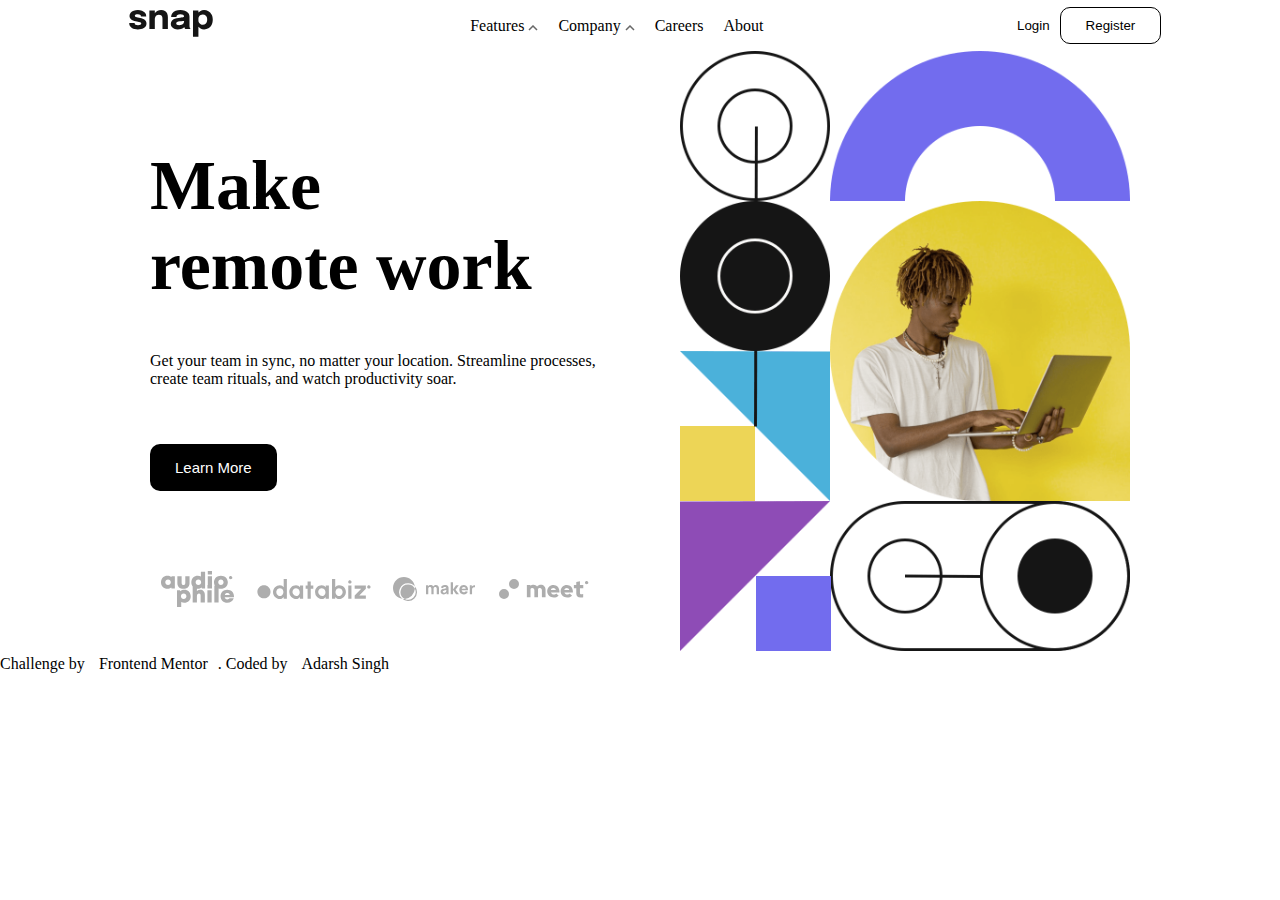
<file: index.html>
<!DOCTYPE html>
<html lang="en">
<head>
  <meta charset="UTF-8">
  <meta name="viewport" content="width=device-width, initial-scale=1.0"> <!-- displays site properly based on user's device -->

  <link rel="icon" type="image/png" sizes="32x32" href="./images/favicon-32x32.png">
  
  <title>Frontend Mentor | Intro section with dropdown navigation</title>
<link rel="stylesheet" href="./style.css">
</head>
<body>
<nav>
  <a href="/" class="brand">
    <img src="/images/logo.svg" alt="Logo">
  </a>
  <a href="#" class="ham">
    <img src="./images/icon-menu.svg" alt="Open Menu">
  </a>

  <div class="nav-ul">
    <div class="dropdown">
      <a class="dropbtn">
        Features <img src="./images/icon-arrow-up.svg" alt="Arrow Up">
      </a>
      <div class="dropdown-content">
        <a href="#"><img src="./images/icon-todo.svg" alt="" /> TodoList </a>
        <a href="#"><img src="./images/icon-calendar.svg" alt="" /> Calender </a>
        <a href="#"><img src="./images/icon-reminders.svg" alt="" /> reminders </a>
        <a href="#"><img src="./images/icon-planning.svg" alt="" /> Planing </a>
      </div>
    </div>

    <div class="dropdown">
      <a class="dropbtn">
        Company <img src="./images/icon-arrow-up.svg" alt="Arrow Up">
      </a>
      <div class="dropdown-content">
        <a href="#">History</a>
        <a href="#">Our Team</a>
        <a href="#">Blog</a>
      </div>
    </div>
    <a href="#">Careers</a>
    <a href="#">About</a>
  </div>
  

  <div class="nav-btns">
    <button>Login</button>
    <button>Register</button>
  </div>

  </div>
</nav>

<div class="overlay">
  <div class="mobile-nav">
    <img src="./images/icon-close-menu.svg" id="close-Menu">
    <div class="mobile-nav-con">
      <div class="dropdown">
        <div class="dropbtn">
          Features <img src="./images/icon-arrow-up.svg" alt="Arrow Up">
        </div>
        <div class="dropdown-content">
          <a href="#"><img src="./images/icon-todo.svg" alt="" /> TodoList </a>
          <a href="#"><img src="./images/icon-calendar.svg" alt="" /> Calender </a>
          <a href="#"><img src="./images/icon-reminders.svg" alt="" /> reminders </a>
          <a href="#"><img src="./images/icon-planning.svg" alt="" /> Planing </a>
        </div>
      </div>
      <div class="dropdown">
        <div class="dropbtn">
          Company <img src="./images/icon-arrow-up.svg" alt="Arrow Up">
        </div>
        <div class="dropdown-content">
          <a href="#">History</a>
          <a href="#">Our Team</a>
          <a href="#">Blog</a>
        </div>
      </div>
    <a href="#">Careers</a>
    <a href="#">About</a>
    </div>

  </div>
</div>
<div class="hero">
  <div class="hero-text">
    <h1>Make <br /> remote work</h1>
    <p>
      
  Get your team in sync, no matter your location. Streamline processes, 
  create team rituals, and watch productivity soar.
    </p>
    <button>Learn More</button>
    <div class="logos">
      <img src="./images/client-audiophile.svg" alt="">
      <img src="./images/client-databiz.svg" alt="">
      <img src="./images/client-maker.svg" alt="">
      <img src="./images/client-meet.svg" alt="">
    </div>
  </div>
  <div class="img-container">
    <img src="./images/image-hero-desktop.png" id="hero-img">
  </div>
</div>
<script>
  const ham = document.querySelector('.ham')
 
  ham.addEventListener('click', e=>{
    document.querySelector('.mobile-nav').classList.add('show')
    document.querySelector('.overlay').style.display = 'block'
    document.querySelector('body').classList.add('lock')
  })
    document.querySelector('#close-Menu').addEventListener('click', e =>{
    document.querySelector('.mobile-nav').classList.remove('show')
    document.querySelector('.overlay').style.display = 'none'
    document.querySelector('body').classList.remove('lock')
  })
</script>
  
  <div class="attribution">
    Challenge by <a href="https://www.frontendmentor.io?ref=challenge" target="_blank">Frontend Mentor</a>. 
    Coded by <a href="#">Adarsh Singh</a>
  </div>
</body>
</html>
</file>
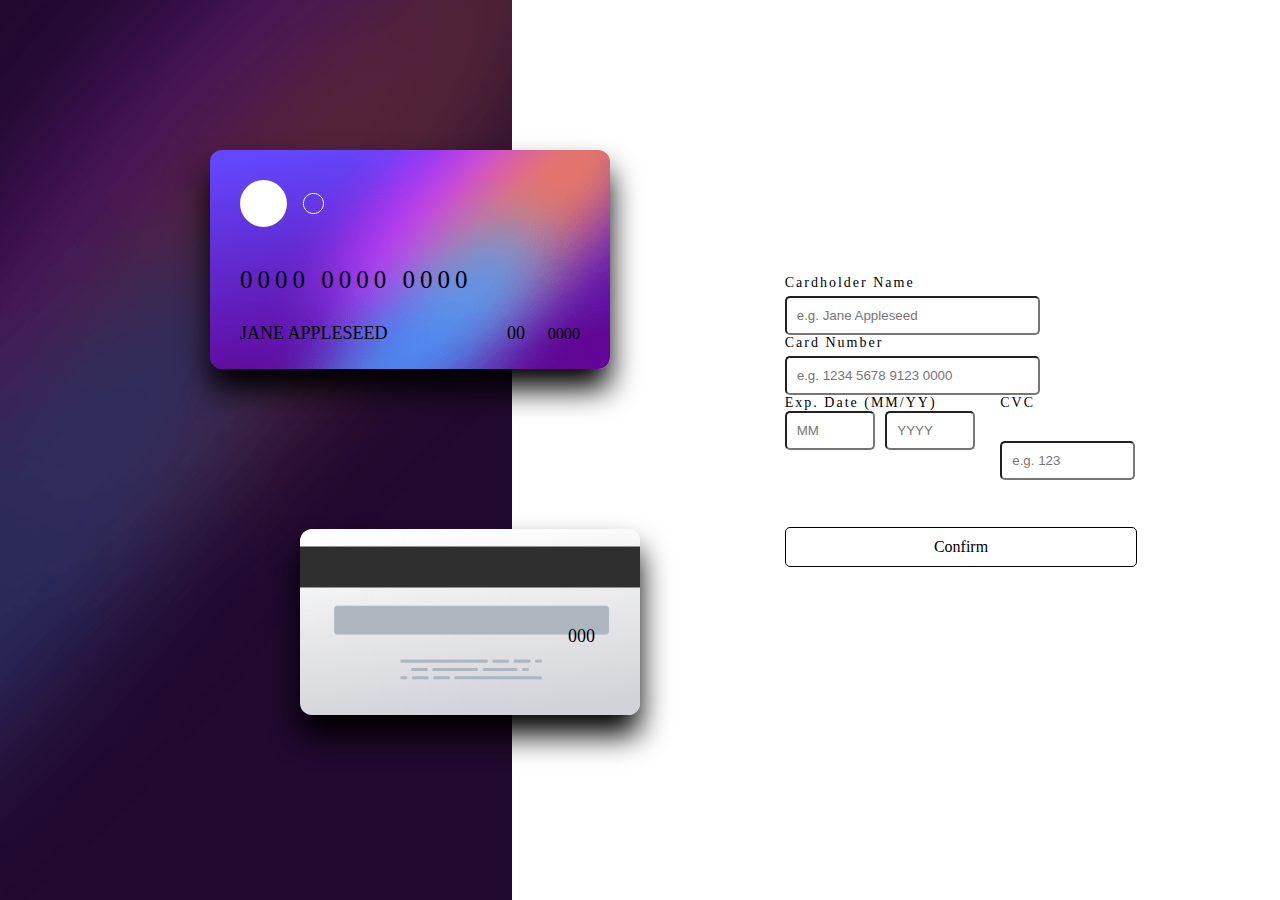
<file: interactive-card-details-form-main/index.html>
<!DOCTYPE html>
<html lang="en">
<head>
  <meta charset="UTF-8">
  <meta name="viewport" content="width=device-width, initial-scale=1.0"> <!-- displays site properly based on user's device -->

  <link rel="icon" type="image/png" sizes="32x32" href="./images/favicon-32x32.png">
  
  <title>Frontend Mentor | Interactive card details form</title>
  <link rel="stylesheet" href="style.css">
  <!-- Feel free to remove these styles or customise in your own stylesheet 👍 -->

</head>
<body>
    <img src="./images/bg-main-desktop.png" alt="" class="bg-img">
    <img src="./images/bg-main-mobile.png" alt="" class="bg-img-xs">
    <div class="container">
      <section class="card-display">

        <div class="card-front">
      <img src="./images/bg-card-front.png" alt="" class="card-front-img">
      <img src="./images/card-logo.svg" alt="" class="card-logo">

      <p class="card-number-display">0000 0000 0000</p>
      <p class="cardholder-display">jane Appleseed</p>
      <p class="expiry-month-display">00</p>
      <p class="expiry-divider-display"></p>
      <p class="expiry-year-display">0000</p>
      </div>

      <div class="card-back">
        <img src="./images/bg-card-back.png" alt="" class="card-back-img">
        <p class="cvc-display">000</p>
      </div>
      </section>

      <section class="card-details">
        <form action="/action_page.php" id="myForm" name="myForm">
          <label for="cardholder-name">Cardholder Name</label>
          <input id="cardholder-name"
           class="cardholder-name"
           type="text"
           name="cardholder-name"
           placeholder="e.g. Jane Appleseed"
           oninput="inputName()">
           <p id="errormsg"></p>

           <label for="Card Number">Card Number</label>
          <input id="card-number"
          class="card-number"
           type="text"
           name="card-number"
           placeholder="e.g. 1234 5678 9123 0000"
           oninput="inputCardNumber()">
           <p id="card-num-wrong"></p>

           <div class="flex">

            <label for="expiry-date" class="expiry-date">Exp. Date (MM/YY) <br/>

              <input
              class="expiry"
              type="text"
              name="expiry-date"
              placeholder="MM"
              oninput="inputMM()">
  
              <input
              class="expiry"
              type="text"
              name="expiry-date"
              placeholder="YYYY"
              oninput="inputYY()">
  
              <p id="expiry-error"></p>

            </label>
            
            <label for="cvc" class="cvc">CVC <br/>
              <input
              class="cvc"
              type="text"
              name="cvc"
              placeholder="e.g. 123"
              oninput="inputCvc()">
              <p id="error-cvc"></p>

           </div>
           <button id="submit">Confirm</button>
        </form>

        <div id="thank-you" class="thank-you hidden">
          <img src="./images/icon-complete.svg" alt="">
          <h2 id="thank-you-header">Thank you!</h2>
          <p>We've added your card details</p>
          <button id="continue">Continue</button>
        </div>
      </section>
    </div>
    
  
  <script src="script.js"></script>

</body>
</html>
</file>
<file: style.css>
body {
    margin: 0;
  }
  .nav-ul {
    margin: 0;
    display: flex;
    align-items: center;
    padding: 0;
  }
  .lock {
    overflow: hidden;
  }
  .nav-btns button:nth-child(1) {
    border: none;
    outline: none;
    background-color: transparent;
  }
  .nav-btns button:nth-child(2) {
    outline: none;
    border: none;
    padding: 10px 25px;
    border-radius: 10px;
    border: 1px solid black;
    background-color: transparent;
  }
  a {
    text-decoration: none;
    color: black;
    /* margin: 10px; */
    display: inline;
    margin: 10px;
  }
  .ham {
    display: none;
  }
  .overlay {
    display: none;
  }
  nav {
    display: flex;
    align-items: center;
    justify-content: space-around;
  }
  
  h1 {
    font-size: 70px;
    width: 500px;
  }
  
  .hero {
    display: grid;
    grid-template-columns: repeat(2, 450px);
    grid-gap: 80px;
    margin: 0 auto;
    max-width: 1200px;
    justify-content: center;
    align-items: center;
  }
  
  .img-container img {
    width: 100%;
  }
  
  .logos {
    margin-top: 80px;
    display: flex;
    align-items: center;
    justify-content: space-around;
  }
  .hero button {
    margin-top: 40px;
    border: none;
    outline: none;
    background-color: black;
    color: #fff;
    padding: 15px 25px;
    border-radius: 10px;
    font-size: 15px;
    transition: all 1s;
  }
  .hero button:hover {
    background-color: transparent;
    border: 1px solid black;
    color: grey;
    font-family: bold;
    cursor: pointer;
    transition: all 1s;
  }
  
  .dropdown {
    position: relative;
    display: inline-block;
  }
  .dropdown-content {
    border-radius: 10px;
    padding: 20px;
    display: none;
    position: absolute;
    background-color: #fff;
    width: 120px;
    z-index: 2;
    box-shadow: 0px 8px 16px 0px rgba(0, 0, 0, 0.2);
  }
  
  .dropdown-content a {
    color: black;
    padding: 10px 12px;
    display: flex;
    align-items: center;
    /* justify-content: space-between; */
  }
  .dropdown-content img {
    margin-right: 10px;
  }
  .dropdown-content a:hover {
    background-color: #ddd;
  }
  .dropdown:hover .dropdown-content {
    display: block;
  }
  
  @media (max-width: 1200px) {
    .hero {
      max-width: 960px;
      grid-template-columns: repeat(2, 400px);
    }
  }
  @media (max-width: 900px) {
    .nav-btns {
      display: none;
    }
    .nav-ul {
      display: none;
    }
    nav {
      display: flex;
      justify-content: space-between;
    }
    .ham {
      display: block;
    }
    nav {
      padding: 20px;
    }
    .hero {
      margin: 50px;
      max-width: 960px;
      grid-template-columns: repeat(1, max(200px, 350px));
    }
    .img-container {
      grid-row: 1;
    }
    .img-container img {
      content: url(images/image-hero-mobile.png);
      max-width: 100%;
    }
    .hero-text {
      text-align: center;
    }
    .hero button {
      margin: 0;
    }
    h1 {
      font-size: 30px;
      margin: 0;
      width: 100%;
      text-align: center;
    }
    br {
      display: none;
    }
    .overlay {
      display: none;
      position: absolute;
      background-color: rgba(0, 0, 0, 0.5);
      width: 100%;
      top: 0;
      height: 100vh;
    }
    .mobile-nav {
      display: flex;
      align-items: flex-end;
      flex-direction: column;
      position: absolute;
      top: -10px;
      right: 0;
      background-color: #fff;
      padding: 20px;
      display: none;
      width: 180px;
      height: 100%;
      /* text-align: right; */
    }
    .mobile-nav img {
      text-align: right;
    }
    .overlay {
      /* display: ; */
      width: 100%;
      /* height: 100vh; */
      /* background-color: transparent; */
    }
    .show {
      display: flex;
    }
    a {
      margin: 0;
    }
    .mobile-nav-con {
      display: flex;
      flex-direction: column;
      width: 100%;
      /* text-align: left; */
      justify-content: end;
    }
    .mobile-nav-con > * {
      padding: 20px;
    }
  }
</file>
<file: interactive-card-details-form-main/style.css>
:root{--debug: 1px solid red}

*{
    margin: 0;
    padding: 0;
    box-sizing: border-box;
}

body{
    height:100vh;
    position:relative;
    display:flex;
    align-items: center;
    /* justify-content: center; */
    font-size: 18px;
}
.bg-img{
    position: absolute;
    width: 40%;
    height: 100%;
}

.bg-img-xs{
    display:none;
}

.container{
    position: relative;
    max-width: 1440px;
    width: 100%;
    margin: auto;
    height:800px;
    display: flex; 
}

.card-display{
    flex:0 1 60px;
    position: relative;
    color:hs1(0,0%,100%);
    flex: 1 0 auto;

}

.card-details{
    position: relative;
    flex:0 1 45%;

}

.card-front,.card-back{
  position: absolute;
  width:fit-content;

}

.card-front-img,.card-back-img{
    border-radius: 12px;
    box-shadow: rgba(0, 0, 0.2) 0px 20px 30px;
}

.card-front{
    left: 210px;
    top:130px;
}
.card-back{
    left: 280px;
    bottom: 130px;
}

.card-logo,.card-number-display,.cardholder-display,
.expiry-month-display,.expiry-year-display,.expiry-divider-display{
    position: absolute;
}

.card-logo{
    position: absolute;
    top:30px;
    left:30px;
    z-index:3;
}

.card-number-display{
    bottom: 80px;
    left: 30px;
    font-size:25px;
    letter-spacing:5px;
}

.cardholder-display{
    bottom:30px;
    left:30px;
    font: size 0.9em;
    text-transform: uppercase;
}

.expiry-month-display{
    bottom:30px;
    right:85px;
    font: size 0.9em;

}
.expiry-year-display{
    bottom:30px;
    right:30px;
    font-size: 0.9em;
}

.expiry-divider-display{
    bottom:30px;
    right:30px;
    font-size: 0.9em;
}

.cvc-display{
    position:absolute;
    right:60px;
    bottom:117px;
}

form{
    height:350px;
}
label{
   display:block;
   font-size:14px;
   font-weight: 500;
   margin-bottom:5px;          
   letter-spacing:2px;
}

label .card-number,label .expiry-date,label .cvc{
    margin-top:30px;
}
input{
width:255px;
padding:10px 10px;
border:1px solid hs1a(279,6%,55%,0.5);
border-radius:5px;
cursor:pointer;
}

input:focus{
    outline:0px solid hs1(249,99%,64%);
    border-top-color:hs1(249,99%,64%);
    border-right-color:hs1(278,94%,30%);
    border-bottom-color:hs1(249,99%,64%);
    border-left-color: hs1(278,94%,30%);
}

input::placeholder{
    font-weight:300;
}

#errorMsg,#card-num-error,#expiry-error,#error-cvc{
    color:hs1(0,0%,100%);
    font-size:12px;
    font-weight:500;
    padding-top: 2px;
    padding-left: 2px;
}

#expiry-error , #error-cvc{
    letter-spacing:1px;
}

.flex{
    display:flex;
    gap: 20px;
    margin-bottom:40px;
}

.flex .expiry{
    width:90px;
    margin-right:5px;
}

.flex .cvc{
    width:135px;
}

input .expiry, input .cvc{
    margin-top:5px;
}
.card-details{
    display:flex;
    align-items:center;
    justify-content:center;
}

button{
    all:unset;
    text-align:center;
    border:1px solid black;
    width: 100%;
    border-radius:5px;
    padding:10px 0;
    font-size:16px; 
    background-color:hs1(278,68%,11%);
    color:pointer;
    transition:background-color 0.2s ease-in;
}

button:hover{
    background-color:hs1(278,68%,11%,0.8);
}

.hidden{display:none;}

@media screen  and (max-width:1024px) {
    .card-front{left:75px};
    .card-back{left:140px};
}

@media screen and (max-width:768px){
    body{
        flex-direction: column;
    }
    .container{
        flex-direction: column;
    }
    .bg-img{display:none;}
    .bg-img-xs{display:block;position:absolute;
    width:100%;height:300px;
}
}
.card-front{top:100px;z-index:5;}
.card-back{top:left;left:300px;}

.card-front-img , .card-back-img{max-width:400px;width:100%;}
.cvc-display{top:97px;bottom:0;right:45px;}
.card-details{position:relative;flex:0 1 50%;}


@media screen and (max-width:425px){
    .bg-img-xs{height:250px;}
    .card-back-img, .card-front-img{max-width:300px;}
    .card-back{left:100px;}
    .card-front{top:100px;left:30px;}
    .card-number-display{font-size: 14px;bottom:60px;
    letter-spacing:4px;}
    .cardholder-display{font-size:12px;}
    .expiry-month-display, .expiry-year-display,
    .expiry-divider-display{font-size:12px;} 
    .expiry-year-display{right:30px;}
    .cvc-display{font-size:12px;}
    .cvc-display{bottom:unset; top: 75px;right:30px;}
    .card-details{position: relative; flex:0 1 65%;}
}
</file>
